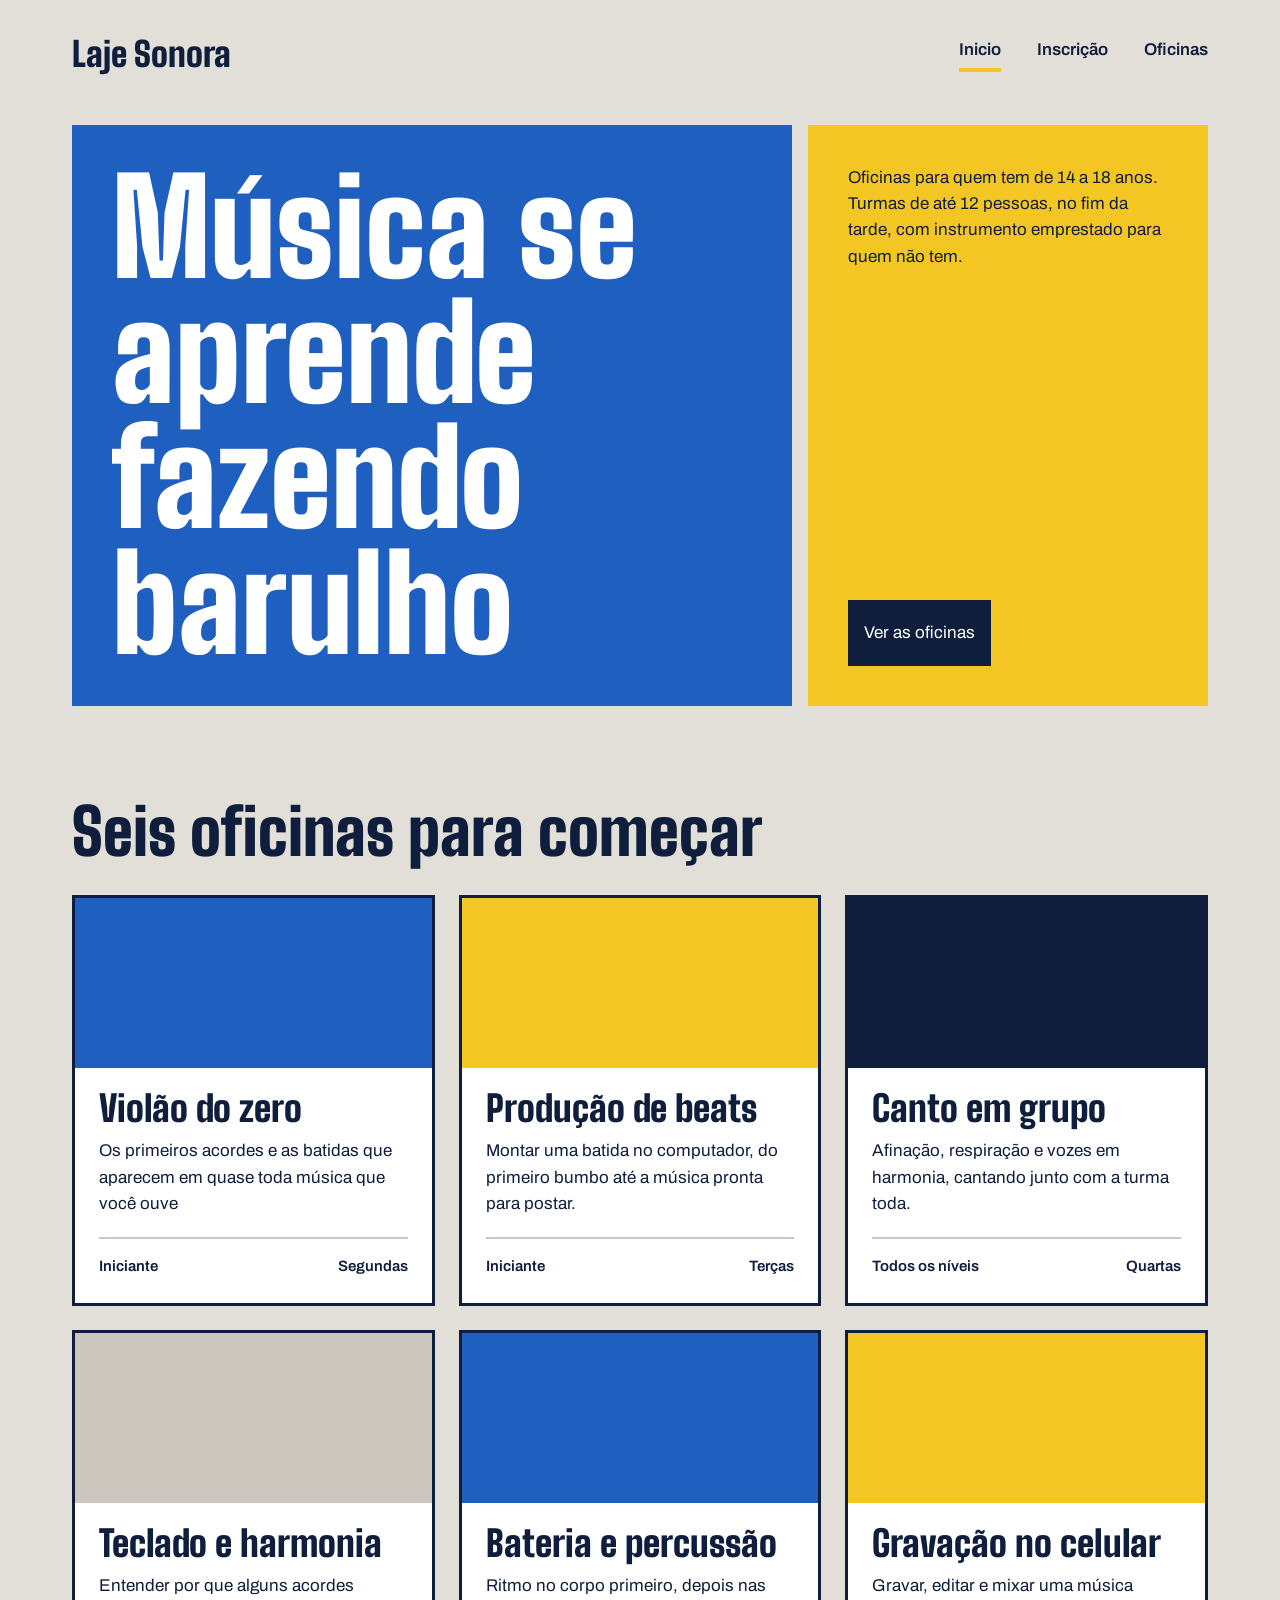
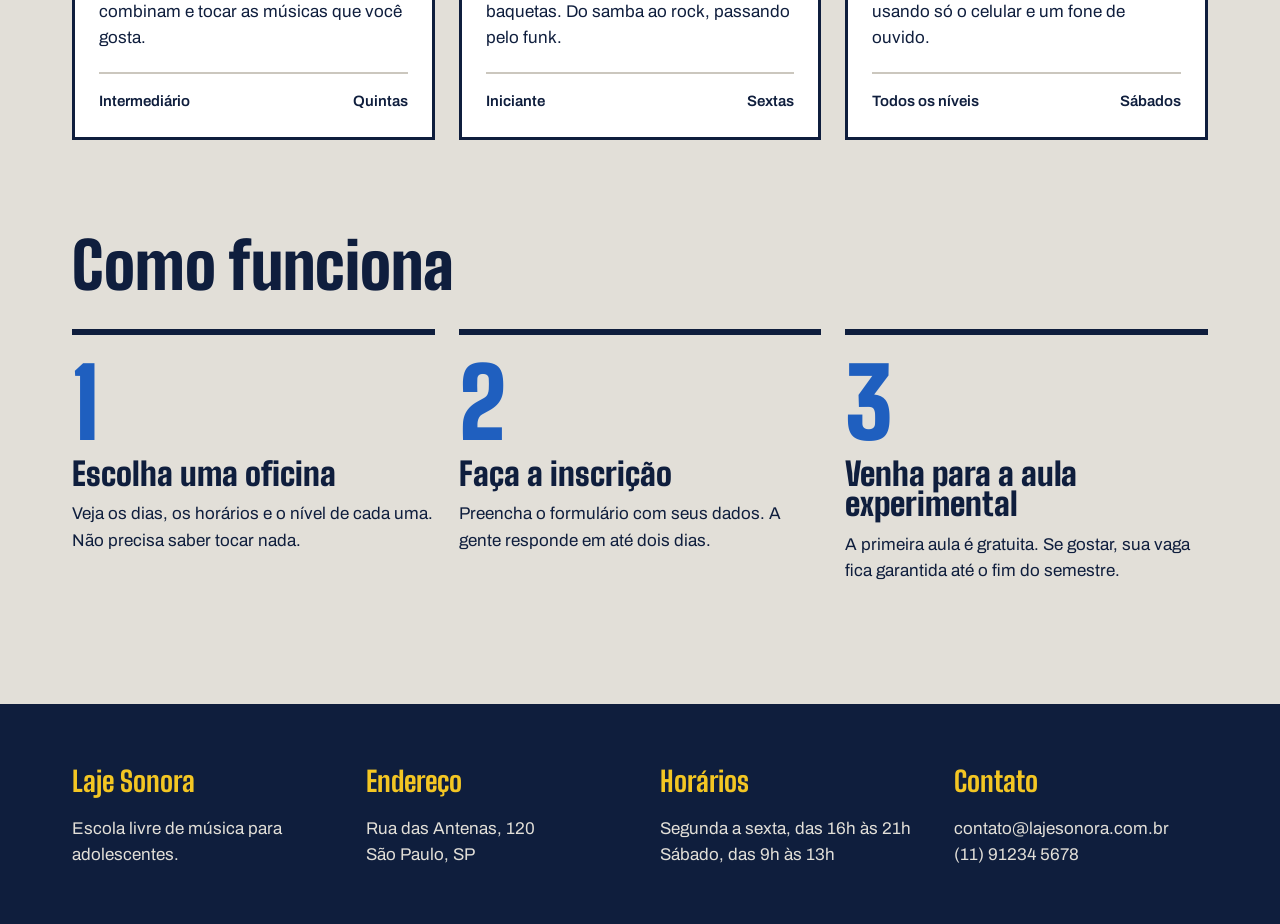
<file: index.html>
<!DOCTYPE html>
<html lang="pt-br">
<head>
    <meta charset="UTF-8">
    <meta name="viewport" content="width=device-width, initial-scale=1.0">

<link rel="preconnect" href="https://fonts.googleapis.com">
<link rel="preconnect" href="https://fonts.gstatic.com" crossorigin>
<link href="https://fonts.googleapis.com/css2?family=Archivo:ital,wght@0,100..900;1,100..900&family=Big+Shoulders:opsz,wght@10..72,100..900&display=swap" rel="stylesheet">

    <link rel="stylesheet" href="index.css">
    <title>Laje Sonora | Início</title>
    
</head>
<body>
    <header class="conteudo topo">
        <a href="index.html" class="logo">Laje Sonora</a>

        <nav class="menu">
            <a class="atual" href="./index.html">Inicio</a>
            <a href="./inscricao.html">Inscrição</a>
            <a href="./oficinas.html">Oficinas</a>
        </nav>
    </header>

    <main>
        <section class="conteudo cartazes">
            <div class="cartaz cartaz-principal">
                <h1>Música se aprende fazendo barulho</h1>
            </div>
            <div class="cartaz cartaz-lateral">
                <p>Oficinas para quem tem de 14 a 18 anos. Turmas de até 12 pessoas, no fim da tarde, com instrumento emprestado para quem não tem.</p>
                <a href="./oficinas.html" class="botao">Ver as oficinas</a>
            </div>
        </section>
        <section class="conteudo secao">
            <h2 class="titulo-secao">Seis oficinas para começar</h2>
            <div class="cards">
                <article class="card">
                    <div class="foto foto-azul"></div>
                    <div class="card-texto">
                        <h3>Violão do zero</h3>
                        <p> Os primeiros acordes e as batidas que aparecem em quase toda música que você ouve</p>
                        <div class="card-info">
                            <span>Iniciante</span>
                            <span>Segundas</span>
                        </div>
                    </div>
                </article>
                <article class="card">
                    <div class="foto foto-amarela"></div>
                    <div class="card-texto">
                        <h3>Produção de beats</h3>
                        <p> Montar uma batida no computador, do primeiro bumbo até a música pronta para postar.</p>
                        <div class="card-info">
                            <span>Iniciante</span>
                            <span>Terças</span>
                        </div>
                    </div>
                </article>
                <article class="card">
                    <div class="foto foto-tinta"></div>
                    <div class="card-texto">
                        <h3>Canto em grupo</h3>
                        <p> Afinação, respiração e vozes em harmonia, cantando junto com a turma toda.</p>
                        <div class="card-info">
                            <span>Todos os níveis</span>
                            <span>Quartas</span>
                        </div>
                    </div>
                </article>
                <article class="card">
                    <div class="foto"></div>
                    <div class="card-texto">
                        <h3>Teclado e harmonia</h3>
                        <p> Entender por que alguns acordes combinam e tocar as músicas que você gosta.</p>
                        <div class="card-info">
                            <span>Intermediário</span>
                            <span>Quintas</span>
                        </div>
                    </div>
                </article>
                <article class="card">
                    <div class="foto foto-azul"></div>
                    <div class="card-texto">
                        <h3>Bateria e percussão</h3>
                        <p>Ritmo no corpo primeiro, depois nas baquetas. Do samba ao rock, passando pelo funk.</p>
                        <div class="card-info">
                            <span>Iniciante</span>
                            <span>Sextas</span>
                        </div>
                    </div>
                </article>
                <article class="card">
                    <div class="foto foto-amarela"></div>
                    <div class="card-texto">
                        <h3>Gravação no celular</h3>
                        <p> Gravar, editar e mixar uma música usando só o celular e um fone de ouvido.</p>
                        <div class="card-info">
                            <span>Todos os níveis</span>
                            <span>Sábados</span>
                        </div>
                    </div>
                </article>
                
            </div>
        </section>
    
    
        <section class="conteudo secao">
            <h2 class="titulo-secao">Como funciona</h2>
            
            <div class="passos">
              <div class="passo">
                <p class="passo-numero">1</p>
                <h3>Escolha uma oficina</h3>
                <p>Veja os dias, os horários e o nível de cada uma. Não precisa saber tocar nada.</p>
              </div>
          
              <div class="passo">
                <p class="passo-numero">2</p>
                <h3>Faça a inscrição</h3>
                <p>Preencha o formulário com seus dados. A gente responde em até dois dias.</p>
              </div>
          
              <div class="passo">
                <p class="passo-numero">3</p>
                <h3>Venha para a aula experimental</h3>
                <p>A primeira aula é gratuita. Se gostar, sua vaga fica garantida até o fim do semestre.</p>
              </div>
            </div>
          </section>
 </main>  
 
 <footer class="rodape">
    <div class="conteudo rodape-colunas">
      <div class="rodape-coluna">
        <h4>Laje Sonora</h4>
        <p>Escola livre de música para adolescentes.</p>
      </div>
  
      <div class="rodape-coluna">
        <h4>Endereço</h4>
        <p>Rua das Antenas, 120<br>São Paulo, SP</p>
      </div>
  
      <div class="rodape-coluna">
        <h4>Horários</h4>
        <p>Segunda a sexta, das 16h às 21h<br>Sábado, das 9h às 13h</p>
      </div>
  
      <div class="rodape-coluna">
        <h4>Contato</h4>
        <p>contato@lajesonora.com.br<br>(11) 91234 5678</p>
      </div>
    </div>
  </footer>
</body>
</html>
</file>
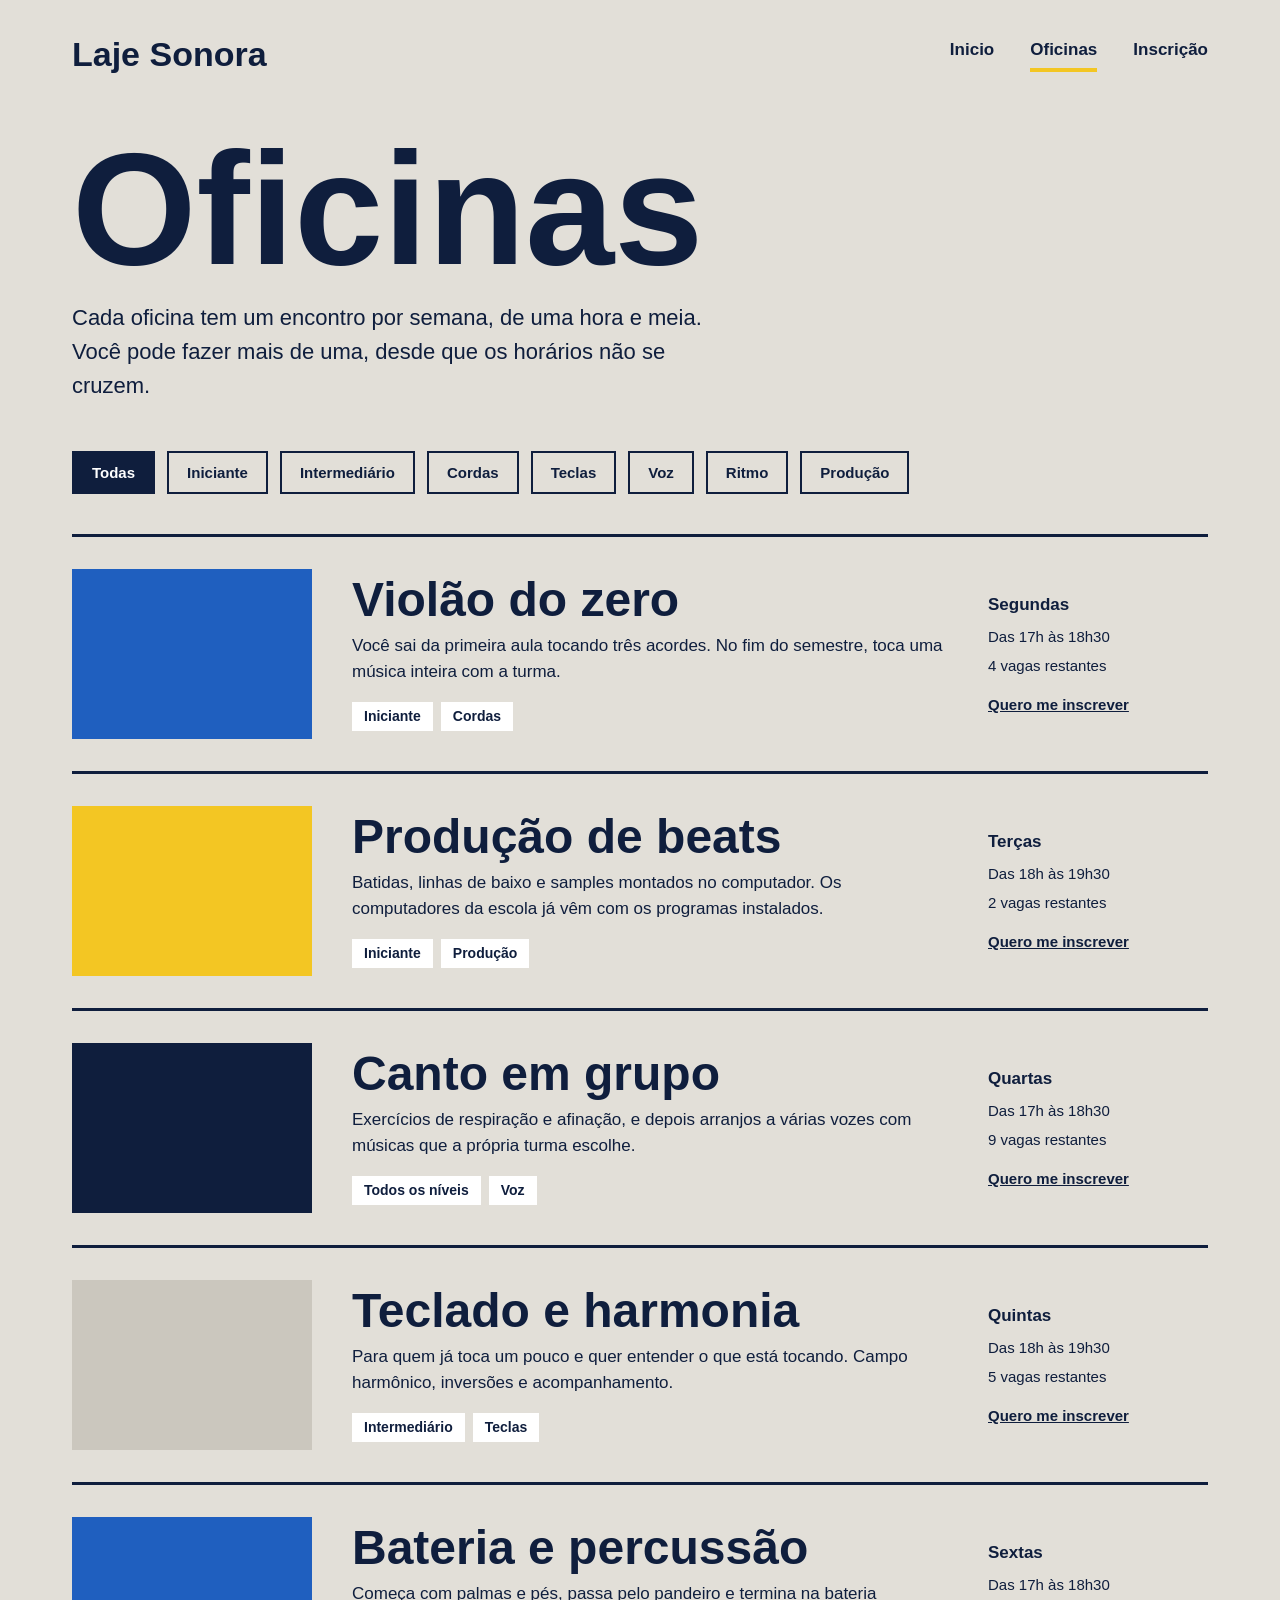
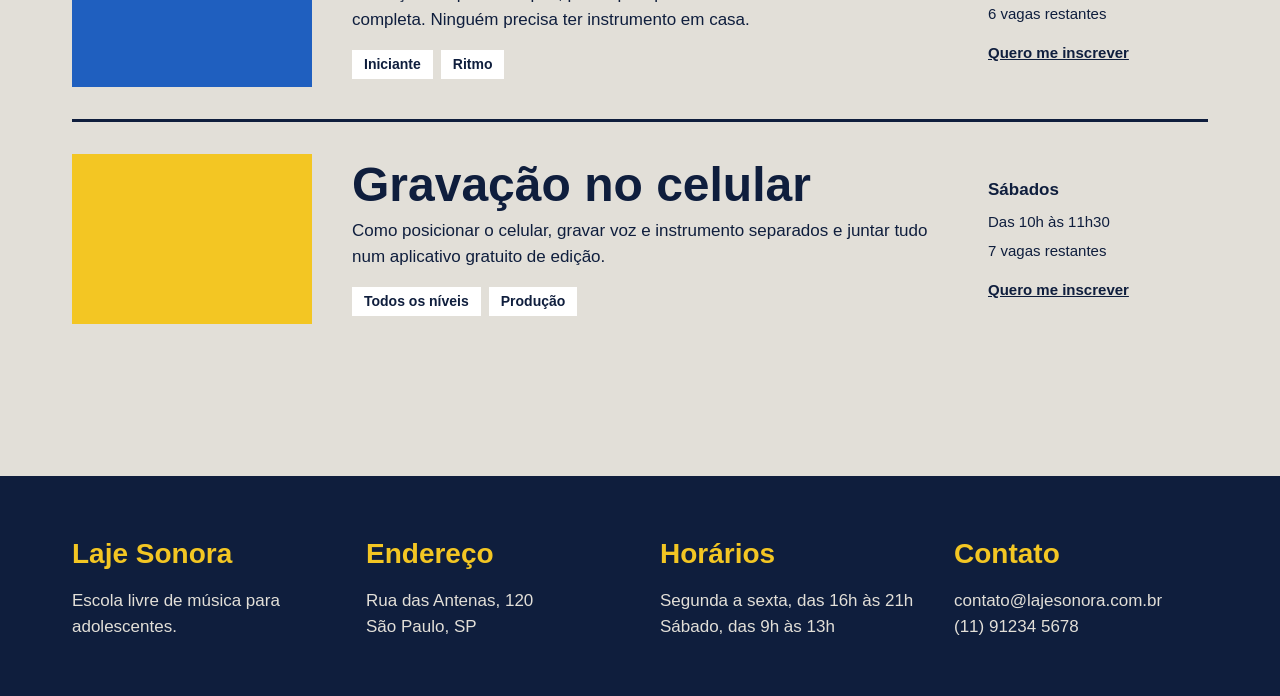
<file: oficinas.html>
<!DOCTYPE html>
<html lang="pt-BR">
<head>
    <meta charset="UTF-8">
    <link rel="stylesheet" href="oficinas.css">
    <meta name="viewport" content="width=device-width, initial-scale=1.0">
    <title>Laje Sonora | Oficinas</title>
</head>
<body>
     <header class="conteudo topo">
        <a href="oficinas.html" class="logo">Laje Sonora</a>
        <nav class="menu">
            <a href="./index.html">Inicio</a>
            <a href="./oficinas.html" class="atual">Oficinas</a>
            <a href="./inscricao.html">Inscrição</a>
        </nav>

     </header>
    <main class="conteudo">
        <h1 class="titulo-pagina">Oficinas</h1>
        <p class="subtitulo-pagina">Cada oficina tem um encontro por semana, de uma hora e meia. Você pode fazer mais de uma, desde que os horários não se cruzem.</p>
    
        <div class="filtros">
          <span class="filtro ativo">Todas</span>
          <span class="filtro">Iniciante</span>
          <span class="filtro">Intermediário</span>
          <span class="filtro">Cordas</span>
          <span class="filtro">Teclas</span>
          <span class="filtro">Voz</span>
          <span class="filtro">Ritmo</span>
          <span class="filtro">Produção</span>
        </div>
    
        <div class="lista">
          <article class="oficina">
            <div class="foto foto-azul"></div>
            <div class="oficina-texto">
              <h2>Violão do zero</h2>
              <p>Você sai da primeira aula tocando três acordes. No fim do semestre, toca uma música inteira com a turma.</p>
              <div class="etiquetas">
                <span class="etiqueta">Iniciante</span>
                <span class="etiqueta">Cordas</span>
              </div>
            </div>
            <div class="oficina-detalhes">
              <strong>Segundas</strong>
              <span>Das 17h às 18h30</span>
              <span>4 vagas restantes</span>
              <a href="inscricao.html">Quero me inscrever</a>
            </div>
          </article>
    
          <article class="oficina">
            <div class="foto foto-amarela"></div>
            <div class="oficina-texto">
              <h2>Produção de beats</h2>
              <p>Batidas, linhas de baixo e samples montados no computador. Os computadores da escola já vêm com os programas instalados.</p>
              <div class="etiquetas">
                <span class="etiqueta">Iniciante</span>
                <span class="etiqueta">Produção</span>
              </div>
            </div>
            <div class="oficina-detalhes">
              <strong>Terças</strong>
              <span>Das 18h às 19h30</span>
              <span>2 vagas restantes</span>
              <a href="inscricao.html">Quero me inscrever</a>
            </div>
          </article>
    
          <article class="oficina">
            <div class="foto foto-tinta"></div>
            <div class="oficina-texto">
              <h2>Canto em grupo</h2>
              <p>Exercícios de respiração e afinação, e depois arranjos a várias vozes com músicas que a própria turma escolhe.</p>
              <div class="etiquetas">
                <span class="etiqueta">Todos os níveis</span>
                <span class="etiqueta">Voz</span>
              </div>
            </div>
            <div class="oficina-detalhes">
              <strong>Quartas</strong>
              <span>Das 17h às 18h30</span>
              <span>9 vagas restantes</span>
              <a href="inscricao.html">Quero me inscrever</a>
            </div>
          </article>
    
          <article class="oficina">
            <div class="foto"></div>
            <div class="oficina-texto">
              <h2>Teclado e harmonia</h2>
              <p>Para quem já toca um pouco e quer entender o que está tocando. Campo harmônico, inversões e acompanhamento.</p>
              <div class="etiquetas">
                <span class="etiqueta">Intermediário</span>
                <span class="etiqueta">Teclas</span>
              </div>
            </div>
            <div class="oficina-detalhes">
              <strong>Quintas</strong>
              <span>Das 18h às 19h30</span>
              <span>5 vagas restantes</span>
              <a href="inscricao.html">Quero me inscrever</a>
            </div>
          </article>
    
          <article class="oficina">
            <div class="foto foto-azul"></div>
            <div class="oficina-texto">
              <h2>Bateria e percussão</h2>
              <p>Começa com palmas e pés, passa pelo pandeiro e termina na bateria completa. Ninguém precisa ter instrumento em casa.</p>
              <div class="etiquetas">
                <span class="etiqueta">Iniciante</span>
                <span class="etiqueta">Ritmo</span>
              </div>
            </div>
            <div class="oficina-detalhes">
              <strong>Sextas</strong>
              <span>Das 17h às 18h30</span>
              <span>6 vagas restantes</span>
              <a href="inscricao.html">Quero me inscrever</a>
            </div>
          </article>
    
          <article class="oficina">
            <div class="foto foto-amarela"></div>
            <div class="oficina-texto">
              <h2>Gravação no celular</h2>
              <p>Como posicionar o celular, gravar voz e instrumento separados e juntar tudo num aplicativo gratuito de edição.</p>
              <div class="etiquetas">
                <span class="etiqueta">Todos os níveis</span>
                <span class="etiqueta">Produção</span>
              </div>
            </div>
            <div class="oficina-detalhes">
              <strong>Sábados</strong>
              <span>Das 10h às 11h30</span>
              <span>7 vagas restantes</span>
              <a href="inscricao.html">Quero me inscrever</a>
            </div>
          </article>
        </div>
      </main>
    
      <footer class="rodape">
        <div class="conteudo rodape-colunas">
          <div class="rodape-coluna">
            <h4>Laje Sonora</h4>
            <p>Escola livre de música para adolescentes.</p>
          </div>
    
          <div class="rodape-coluna">
            <h4>Endereço</h4>
            <p>Rua das Antenas, 120<br>São Paulo, SP</p>
          </div>
    
          <div class="rodape-coluna">
            <h4>Horários</h4>
            <p>Segunda a sexta, das 16h às 21h<br>Sábado, das 9h às 13h</p>
          </div>
    
          <div class="rodape-coluna">
            <h4>Contato</h4>
            <p>contato@lajesonora.com.br<br>(11) 91234 5678</p>
          </div>
        </div>
      </footer>
</body>
</html>
</file>
<file: index.css>
*{
    margin: 0px;
    padding: 0px;
    box-sizing: border-box;
}
:root{
    --concreto: #E2DFD8;
    --concreto-escuro: #CBC7BE;
    --tinta: #0F1E3D;
    --caixa-dagua: #1F5FBF;
    --fita: #F3C623;
    --branco: #FFFFFF;
    --fonte-cartaz: "Big Shoulders", "Arial Narrow", sans-serif;
    --fonte-texto: "Archivo", Arial,  sans-serif;
}
body{
    background-color: #E2DFD8;
    color: #0F1E3D;
    font-family: var(--fonte-texto);
    font-size: 17px;
    line-height: 1.55;
}
a{
 color: inherit
}
h1, h2, h3{
    font-family: var(--fonte-cartaz);
    font-weight: 900;
    line-height: 0.95;
}
.conteudo{
    margin-inline: auto;
    max-width: 1200px;
    padding-inline: 32px;

}
.topo{
    padding-block: 28px;
    display: flex;
    justify-content: space-between;
    align-items: center;

}
.logo{
    font-family: var(--fonte-cartaz);
    font-size: 34px;
    font-weight: 900;
    text-decoration: none;
}
.menu{
    display: flex;
    gap: 36px;
}
.menu a{
    font-weight: 600;
    text-decoration: none;
    border-bottom: 4px solid transparent;
    padding-bottom: 4px;
}
.menu a:hover{
    border-bottom-color: var(--tinta);
    
}
.menu a.atual{
    border-bottom-color:var(--fita) ;
}
.cartazes{
    margin-top: 16px;
    display: flex;
    flex-direction: row;
    gap: 16px;
}
.cartaz{
    padding: 40px;
}
.cartaz-principal{
    background-color: var(--caixa-dagua);
    color: var(--branco);
    flex: 2;

}
.cartaz-principal h1{
    font-size: 132px;
    max-width: 9ch;
    
}
.cartaz-lateral{
    background-color: var(--fita);
    flex: 1;
    display: flex;
    flex-direction: column;
    justify-content: space-between;
    gap: 32px;
    align-items: flex-start;

}
.coluna-lateral p{
    font-size: 22px;
    font-weight: 600;
    line-height: 1.3;
}
.botao{
    background-color: var(--tinta);
    color: var(--branco);
    font-weight: 700;
    text-decoration: none;
    padding-inline: 16px;
    padding-block: 20px;
    border: none;
    font: var(--fonte-texto);
    cursor: pointer;
}
.botao:hover{
    background-color: var(--caixa-dagua);
    color: var();
}
.secao{
    margin-top: 96px;

}
.titulo-secao{
    font-size: 64px;
    margin-bottom: 32px;
}
.cards{
    display: flex;
    flex-wrap: wrap;
    gap: 24px;
   
}
.card{
    background-color: var(--branco);
    border: 3px solid var(--tinta);
    flex: 1 1 340px;
}
.card .foto{
    height: 170px;
}
.foto{
    background-color: var(--concreto-escuro);
}
.foto-azul{
    background-color: var(--caixa-dagua);
}
.foto-amarela{
    background-color: var(--fita);
}
.foto-tinta{
    background-color: var(--tinta);
}
.card-texto{
    padding: 24px;
}
.card h3{
    font-size: 36px;
    margin-bottom: 12px;
}
.card-info{
    margin-top: 20px;
    padding-top: 16px;
    border-top: 2px solid var(--concreto-escuro);
    font-weight: 600;
    font-size: 15px          ;
    justify-content: space-between;
    display: flex;
}
.passos{
    display: flex;
    gap: 24PX;
   

}
.passo{
  border-top: 6px solid var(--tinta);
  padding-top: 20px;
  flex: 1;
}
.passo-numero{
    font-family: var(--fonte-cartaz);
    font-size: 96px;
    font-weight: 900;
    line-height: 1;
    color: var(--caixa-dagua);
}
.passo h3{
    font-size: 32px;
   margin-block: 8px 12px;
    
}
.rodape{
   margin-top: 120px;
   background-color: var(--tinta);
   color: var(--concreto);
   padding-top: 56px;
   padding-bottom: 56px;

}
.rodape-colunas{
    display: flex;
    gap: 40px;
}
.rodape-coluna{
    flex: 1;
}
.rodape h4{
    font-family: var(--fonte-cartaz);
    font-size: 28px;
    color: var(--fita);
    margin-bottom: 12px;


}
</file>
<file: oficinas.css>
* {
    margin: 0px;
    padding: 0px;
    box-sizing: border-box;
}

:root {
    --concreto: #E2DFD8;
    --concreto-escuro: #CBC7BE;
    --tinta: #0F1E3D;
    --caixa-dagua: #1F5FBF;
    --fita: #F3C623;
    --branco: #FFFFFF;
    --fonte-cartaz: "Big Shoulders", "Arial Narrow", sans-serif;
    --fonte-texto: "Archivo", Arial, sans-serif;
}

body {
    background-color: #E2DFD8;
    color: #0F1E3D;
    font-family: var(--fonte-texto);
    font-size: 17px;
    line-height: 1.55;
}

a {
    color: inherit;
}

h1, h2, h3 {
    font-family: var(--fonte-cartaz);
    font-weight: 900;
    line-height: 0.95;
}

.conteudo {
    margin-inline: auto;
    max-width: 1200px;
    padding-inline: 32px;
}

.topo {
    padding-block: 28px;
    display: flex;
    justify-content: space-between;
    align-items: center;
}

.logo {
    font-family: var(--fonte-cartaz);
    font-size: 34px;
    font-weight: 900;
    text-decoration: none;
}

.menu {
    display: flex;
    gap: 36px;
}

.menu a {
    font-weight: 600;
    text-decoration: none;
    border-bottom: 4px solid transparent;
    padding-bottom: 4px;
}

.menu a:hover {
    border-bottom-color: var(--tinta);
}

.menu a.atual {
    border-bottom-color: var(--fita);
}

.cartazes {
    margin-top: 16px;
    display: flex;
    flex-direction: row;
    gap: 16px;
}

.cartaz {
    padding: 40px;
}

.cartaz-principal {
    background-color: var(--caixa-dagua);
    color: var(--branco);
    flex: 2;
}

.cartaz-principal h1 {
    font-size: 132px;
    max-width: 9ch;
}

.cartaz-lateral {
    background-color: var(--fita);
    flex: 1;
    display: flex;
    flex-direction: column;
    justify-content: space-between;
    gap: 32px;
    align-items: flex-start;
}

.coluna-lateral p {
    font-size: 22px;
    font-weight: 600;
    line-height: 1.3;
}

.botao {
    background-color: var(--tinta);
    color: var(--branco);
    font-weight: 700;
    text-decoration: none;
    padding-inline: 16px;
    padding-block: 20px;
    border: none;
    font-family: var(--fonte-texto);
    cursor: pointer;
}

.botao:hover {
    background-color: var(--caixa-dagua);
    color: var(--branco);
}

.secao {
    margin-top: 96px;
}

.titulo-secao {
    font-size: 64px;
    margin-bottom: 32px;
}

.cards {
    display: flex;
    flex-wrap: wrap;
    gap: 24px;
}

.card {
    background-color: var(--branco);
    border: 3px solid var(--tinta);
    flex: 1 1 340px;
}

.card .foto {
    height: 170px;
}

.foto {
    background-color: var(--concreto-escuro);
}

.foto-azul {
    background-color: var(--caixa-dagua);
}

.foto-amarela {
    background-color: var(--fita);
}

.foto-tinta {
    background-color: var(--tinta);
}

.card-texto {
    padding: 24px;
}

.card h3 {
    font-size: 36px;
    margin-bottom: 12px;
}

.card-info {
    margin-top: 20px;
    padding-top: 16px;
    border-top: 2px solid var(--concreto-escuro);
    font-weight: 600;
    font-size: 15px;
    justify-content: space-between;
    display: flex;
}

.passos {
    display: flex;
    gap: 24px;
}

.passo {
    border-top: 6px solid var(--tinta);
    padding-top: 20px;
    flex: 1;
}

.passo-numero {
    font-family: var(--fonte-cartaz);
    font-size: 96px;
    font-weight: 900;
    line-height: 1;
    color: var(--caixa-dagua);
}

.passo h3 {
    font-size: 32px;
    margin-block: 8px 12px;
}

.rodape {
    margin-top: 120px;
    background-color: var(--tinta);
    color: var(--concreto);
    padding-top: 56px;
    padding-bottom: 56px;
}

.rodape-colunas {
    display: flex;
    gap: 40px;
}

.rodape-coluna {
    flex: 1;
}

.rodape h4 {
    font-family: var(--fonte-cartaz);
    font-size: 28px;
    color: var(--fita);
    margin-bottom: 12px;
}

/* =========================================
   ESTILOS DA PÁGINA DE OFICINAS (oficinas.css)
   ========================================= */

.titulo-pagina {
    font-size: 160px;
    margin-top: 24px;
}

.subtitulo-pagina {
    font-size: 22px;
    max-width: 640px;
    margin-top: 16px;
}

.filtros {
    margin-top: 48px;
    display: flex;
    flex-wrap: wrap;
    gap: 12px;
}

.filtro {
    border: 2px solid var(--tinta);
    padding-block: 8px;
    padding-inline: 18px;
    font-weight: 600;
    font-size: 15px;
}

.filtro.ativo {
    background-color: var(--tinta);
    color: var(--branco);
}

.lista {
    margin-top: 40px;
}

.oficina {
    padding-block: 32px;
    border-top: 3px solid var(--tinta);
    display: flex;
    align-items: center;
    gap: 40px;
}

.oficina .foto {
    width: 240px;
    height: 170px;
    flex-shrink: 0;
}

.oficina-texto {
    flex: 1;
}

.oficina h2 {
    font-size: 48px;
    margin-bottom: 10px;
}

.etiquetas {
    margin-top: 16px;
    display: flex;
    gap: 8px;
}

.etiqueta {
    background-color: var(--branco);
    padding-block: 4px;
    padding-inline: 12px;
    font-size: 14px;
    font-weight: 600;
}

.oficina-detalhes {
    width: 220px;
    font-size: 15px;
    display: flex;
    flex-direction: column;
    gap: 6px;
}

.oficina-detalhes strong {
    font-size: 17px;
}

.oficina-detalhes a {
    margin-top: 10px;
    font-weight: 700;
}
</file>
